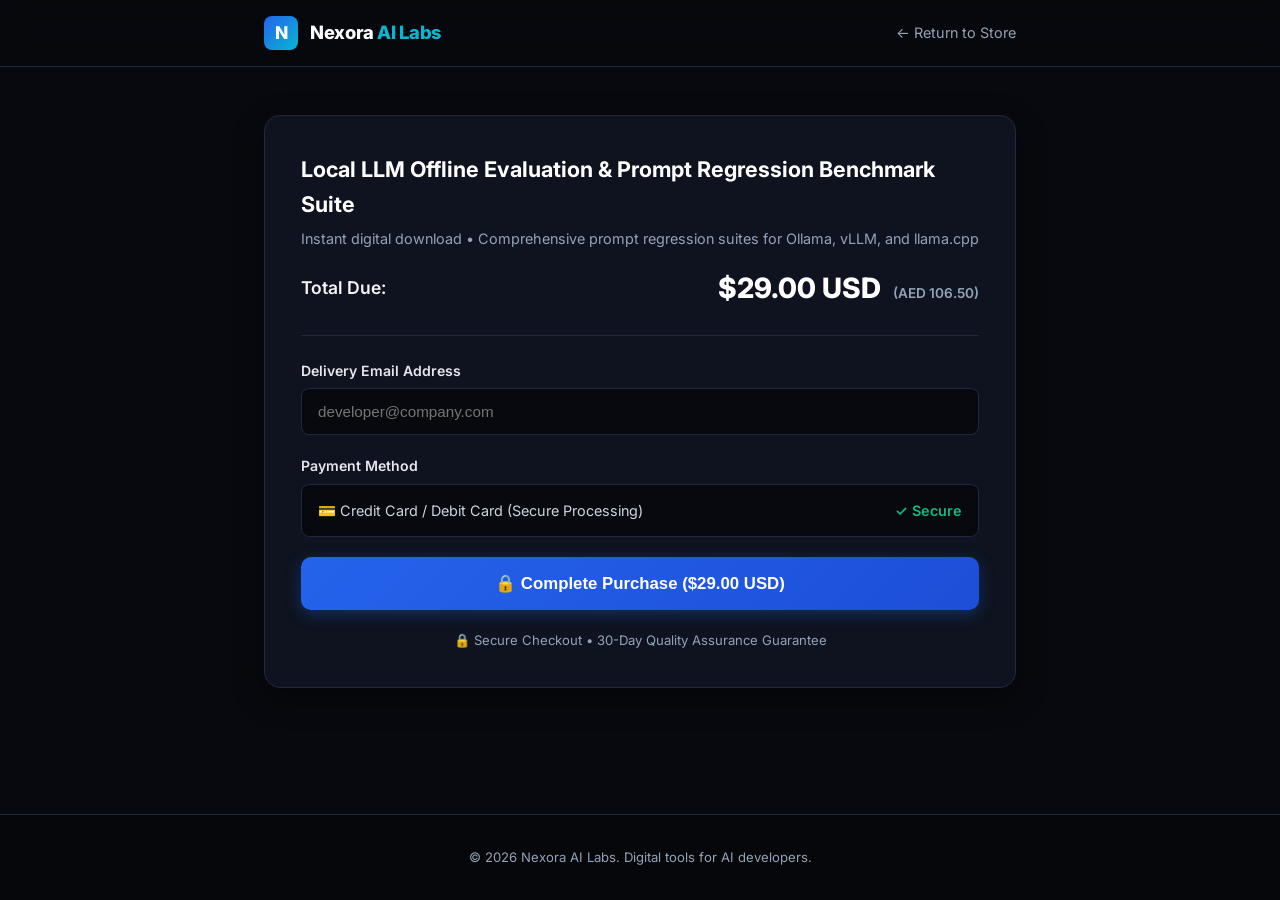
<file: ui/checkout.html>
<!DOCTYPE html>
<html lang="en">
<head>
  <meta charset="UTF-8">
  <meta name="viewport" content="width=device-width, initial-scale=1.0">
  <title>Nexora AI Labs | Secure Checkout</title>
  <meta name="description" content="Secure payment and instant digital delivery for developer tools.">
  <link rel="preconnect" href="https://fonts.googleapis.com">
  <link rel="preconnect" href="https://fonts.gstatic.com" crossorigin>
  <link href="https://fonts.googleapis.com/css2?family=Inter:wght@400;500;600;700;800&family=JetBrains+Mono:wght@400;600&display=swap" rel="stylesheet">
  <style>
    :root {
      --bg-dark: #07090e;
      --card-bg: #0e131f;
      --card-border: #1f293d;
      --text-main: #f3f4f6;
      --text-muted: #94a3b8;
      --accent-blue: #3b82f6;
      --accent-cyan: #06b6d4;
      --accent-emerald: #10b981;
      --mono: 'JetBrains Mono', monospace;
    }

    * { box-sizing: border-box; margin: 0; padding: 0; }

    body {
      background-color: var(--bg-dark);
      color: var(--text-main);
      font-family: 'Inter', -apple-system, BlinkMacSystemFont, sans-serif;
      line-height: 1.6;
      min-height: 100vh;
      display: flex;
      flex-direction: column;
    }

    header.site-header {
      background: rgba(7, 9, 14, 0.85);
      backdrop-filter: blur(12px);
      border-bottom: 1px solid var(--card-border);
      padding: 1rem 0;
    }

    .container {
      max-width: 800px;
      margin: 0 auto;
      padding: 0 1.5rem;
      width: 100%;
    }

    .nav-inner {
      display: flex;
      justify-content: space-between;
      align-items: center;
    }

    .brand-logo {
      display: flex;
      align-items: center;
      gap: 0.75rem;
      text-decoration: none;
      color: #fff;
    }

    .brand-mark {
      width: 34px;
      height: 34px;
      background: linear-gradient(135deg, #2563eb, #06b6d4);
      border-radius: 8px;
      display: flex;
      align-items: center;
      justify-content: center;
      font-weight: 800;
      font-size: 1.1rem;
      color: #fff;
    }

    .brand-title {
      font-size: 1.15rem;
      font-weight: 800;
      letter-spacing: -0.02em;
    }

    .brand-title span { color: var(--accent-cyan); }

    .main-content {
      flex: 1;
      padding: 3rem 0;
    }

    .checkout-box {
      background: var(--card-bg);
      border: 1px solid var(--card-border);
      border-radius: 16px;
      padding: 2.25rem;
      box-shadow: 0 10px 30px rgba(0, 0, 0, 0.4);
    }

    .order-summary {
      border-bottom: 1px solid var(--card-border);
      padding-bottom: 1.5rem;
      margin-bottom: 1.5rem;
    }

    .product-title {
      font-size: 1.35rem;
      font-weight: 700;
      color: #fff;
      margin-bottom: 0.35rem;
    }

    .product-desc {
      font-size: 0.9rem;
      color: var(--text-muted);
    }

    .price-row {
      display: flex;
      justify-content: space-between;
      align-items: center;
      margin-top: 1rem;
      font-size: 1.1rem;
      font-weight: 600;
    }

    .price-amount {
      font-size: 1.75rem;
      font-weight: 800;
      color: #fff;
    }

    .form-group {
      margin-bottom: 1.25rem;
    }

    .form-label {
      display: block;
      font-size: 0.88rem;
      font-weight: 600;
      color: #e5e7eb;
      margin-bottom: 0.4rem;
    }

    .form-input {
      width: 100%;
      padding: 0.85rem 1rem;
      background: #07090e;
      border: 1px solid var(--card-border);
      border-radius: 8px;
      color: #fff;
      font-size: 0.95rem;
    }

    .form-input:focus {
      outline: none;
      border-color: var(--accent-blue);
    }

    .btn-pay {
      width: 100%;
      background: linear-gradient(135deg, #2563eb, #1d4ed8);
      color: #fff;
      border: none;
      padding: 1rem 1.5rem;
      border-radius: 10px;
      font-size: 1.05rem;
      font-weight: 700;
      cursor: pointer;
      box-shadow: 0 4px 15px rgba(37, 99, 235, 0.35);
      transition: all 0.2s ease;
      display: flex;
      align-items: center;
      justify-content: center;
      gap: 0.5rem;
      margin-top: 1rem;
    }

    .btn-pay:hover {
      background: linear-gradient(135deg, #1d4ed8, #1e40af);
      transform: translateY(-1px);
    }

    .security-notice {
      display: flex;
      align-items: center;
      justify-content: center;
      gap: 0.5rem;
      font-size: 0.82rem;
      color: var(--text-muted);
      margin-top: 1.25rem;
      text-align: center;
    }

    .receipt-panel {
      display: none;
      background: rgba(16, 185, 129, 0.05);
      border: 1px solid rgba(16, 185, 129, 0.3);
      border-radius: 12px;
      padding: 2rem;
      text-align: center;
      margin-top: 1.5rem;
    }

    .receipt-panel h3 {
      color: var(--accent-emerald);
      font-size: 1.4rem;
      font-weight: 700;
      margin-bottom: 0.5rem;
    }

    footer {
      border-top: 1px solid var(--card-border);
      padding: 2rem 0;
      text-align: center;
      font-size: 0.82rem;
      color: var(--text-muted);
      background: #05070a;
    }
  </style>
</head>
<body>

  <header class="site-header">
    <div class="container">
      <div class="nav-inner">
        <a href="/store" class="brand-logo">
          <div class="brand-mark">N</div>
          <div class="brand-title">Nexora <span>AI Labs</span></div>
        </a>
        <a href="/store" style="color: var(--text-muted); text-decoration: none; font-size: 0.9rem;">← Return to Store</a>
      </div>
    </div>
  </header>

  <main class="main-content">
    <div class="container">
      <div class="checkout-box">
        <div class="order-summary">
          <div class="product-title">Local LLM Offline Evaluation &amp; Prompt Regression Benchmark Suite</div>
          <div class="product-desc">Instant digital download • Comprehensive prompt regression suites for Ollama, vLLM, and llama.cpp</div>
          <div class="price-row">
            <span>Total Due:</span>
            <div>
              <span class="price-amount">$29.00 USD</span>
              <span style="font-size: 0.85rem; color: var(--text-muted); margin-left: 0.5rem;">(AED 106.50)</span>
            </div>
          </div>
        </div>

        <form id="checkoutForm" onsubmit="handlePaymentSubmit(event)">
          <div class="form-group">
            <label class="form-label" for="custEmail">Delivery Email Address</label>
            <input type="email" id="custEmail" class="form-input" placeholder="developer@company.com" required>
          </div>

          <div class="form-group">
            <label class="form-label">Payment Method</label>
            <div style="background: #07090e; border: 1px solid var(--card-border); padding: 0.9rem 1rem; border-radius: 8px; font-size: 0.9rem; color: #cbd5e1; display: flex; justify-content: space-between; align-items: center;">
              <span>💳 Credit Card / Debit Card (Secure Processing)</span>
              <span style="color: var(--accent-emerald); font-weight: 600;">✓ Secure</span>
            </div>
          </div>

          <button type="submit" id="submitBtn" class="btn-pay">
            <span>🔒 Complete Purchase ($29.00 USD)</span>
          </button>

          <div class="security-notice">
            🔒 Secure Checkout • 30-Day Quality Assurance Guarantee
          </div>
        </form>

        <div id="receiptPanel" class="receipt-panel">
          <h3>✅ Payment Verified &amp; Order Complete!</h3>
          <p style="color: #cbd5e1; font-size: 0.95rem; margin-bottom: 1.25rem;">
            Your purchase has been verified. Your digital benchmark suite and SHA-256 cryptographic receipt are ready for instant download below:
          </p>
          <div style="background: #07090e; border: 1px solid var(--card-border); border-radius: 8px; padding: 1rem; text-align: left; font-family: var(--mono); font-size: 0.82rem; color: #a7f3d0; margin-bottom: 1.25rem; word-break: break-all;" id="receiptDetails">
            Order ID: ORD-LLM-BENCHMARK<br>
            Checksum: SHA256-9f8e4a7b2c1d...<br>
            Status: FULFILLED
          </div>
          <a href="/product" class="btn-pay" style="text-decoration: none; display: inline-flex; width: auto; padding: 0.75rem 1.75rem;">
            📦 Download Benchmark Suite ZIP →
          </a>
        </div>
      </div>
    </div>
  </main>

  <footer>
    <div class="container">
      <p>© 2026 Nexora AI Labs. Digital tools for AI developers.</p>
    </div>
  </footer>

  <script>
    window.addEventListener("DOMContentLoaded", () => {
      const path = window.location.pathname.toLowerCase();
      if (path.includes("/success") || path.includes("/delivery")) {
        document.getElementById("checkoutForm").style.display = "none";
        const receipt = document.getElementById("receiptPanel");
        receipt.style.display = "block";
        document.getElementById("receiptDetails").innerHTML = `
Order: Verified Purchase<br>
Product: Local LLM Offline Evaluation &amp; Prompt Regression Benchmark Suite<br>
Delivery Status: VERIFIED &amp; READY FOR DOWNLOAD
        `;
      }
    });

    async function handlePaymentSubmit(e) {
      e.preventDefault();
      const email = document.getElementById("custEmail").value.trim();
      const btn = document.getElementById("submitBtn");
      btn.disabled = true;
      btn.innerHTML = "⏳ Processing Secure Order...";

      try {
        const urlParams = new URLSearchParams(window.location.search);
        const res = await fetch("/api/payments/checkout", {
          method: "POST",
          headers: { "Content-Type": "application/json" },
          body: JSON.stringify({
            customer_email: email,
            currency: "USD",
            mode: "TEST",
            utm_source: urlParams.get("utm_source") || "direct",
            utm_medium: urlParams.get("utm_medium") || "",
            utm_campaign: urlParams.get("utm_campaign") || "",
            utm_content: urlParams.get("utm_content") || "",
            utm_term: urlParams.get("utm_term") || ""
          })
        });
        const data = await res.json();
        
        document.getElementById("checkoutForm").style.display = "none";
        const receipt = document.getElementById("receiptPanel");
        receipt.style.display = "block";
        document.getElementById("receiptDetails").innerHTML = `
Order ID: ${data.order_id || 'ORD-LLM-BENCHMARK'}<br>
Customer: ${email}<br>
Product: Local LLM Offline Evaluation & Prompt Regression Benchmark Suite<br>
Amount: $29.00 USD<br>
Delivery Status: VERIFIED & READY
        `;
      } catch (err) {
        alert("Payment initialization error: " + err.message);
        btn.disabled = false;
        btn.innerHTML = "🔒 Complete Purchase ($29.00 USD)";
      }
    }
  </script>
</body>
</html>
</file>
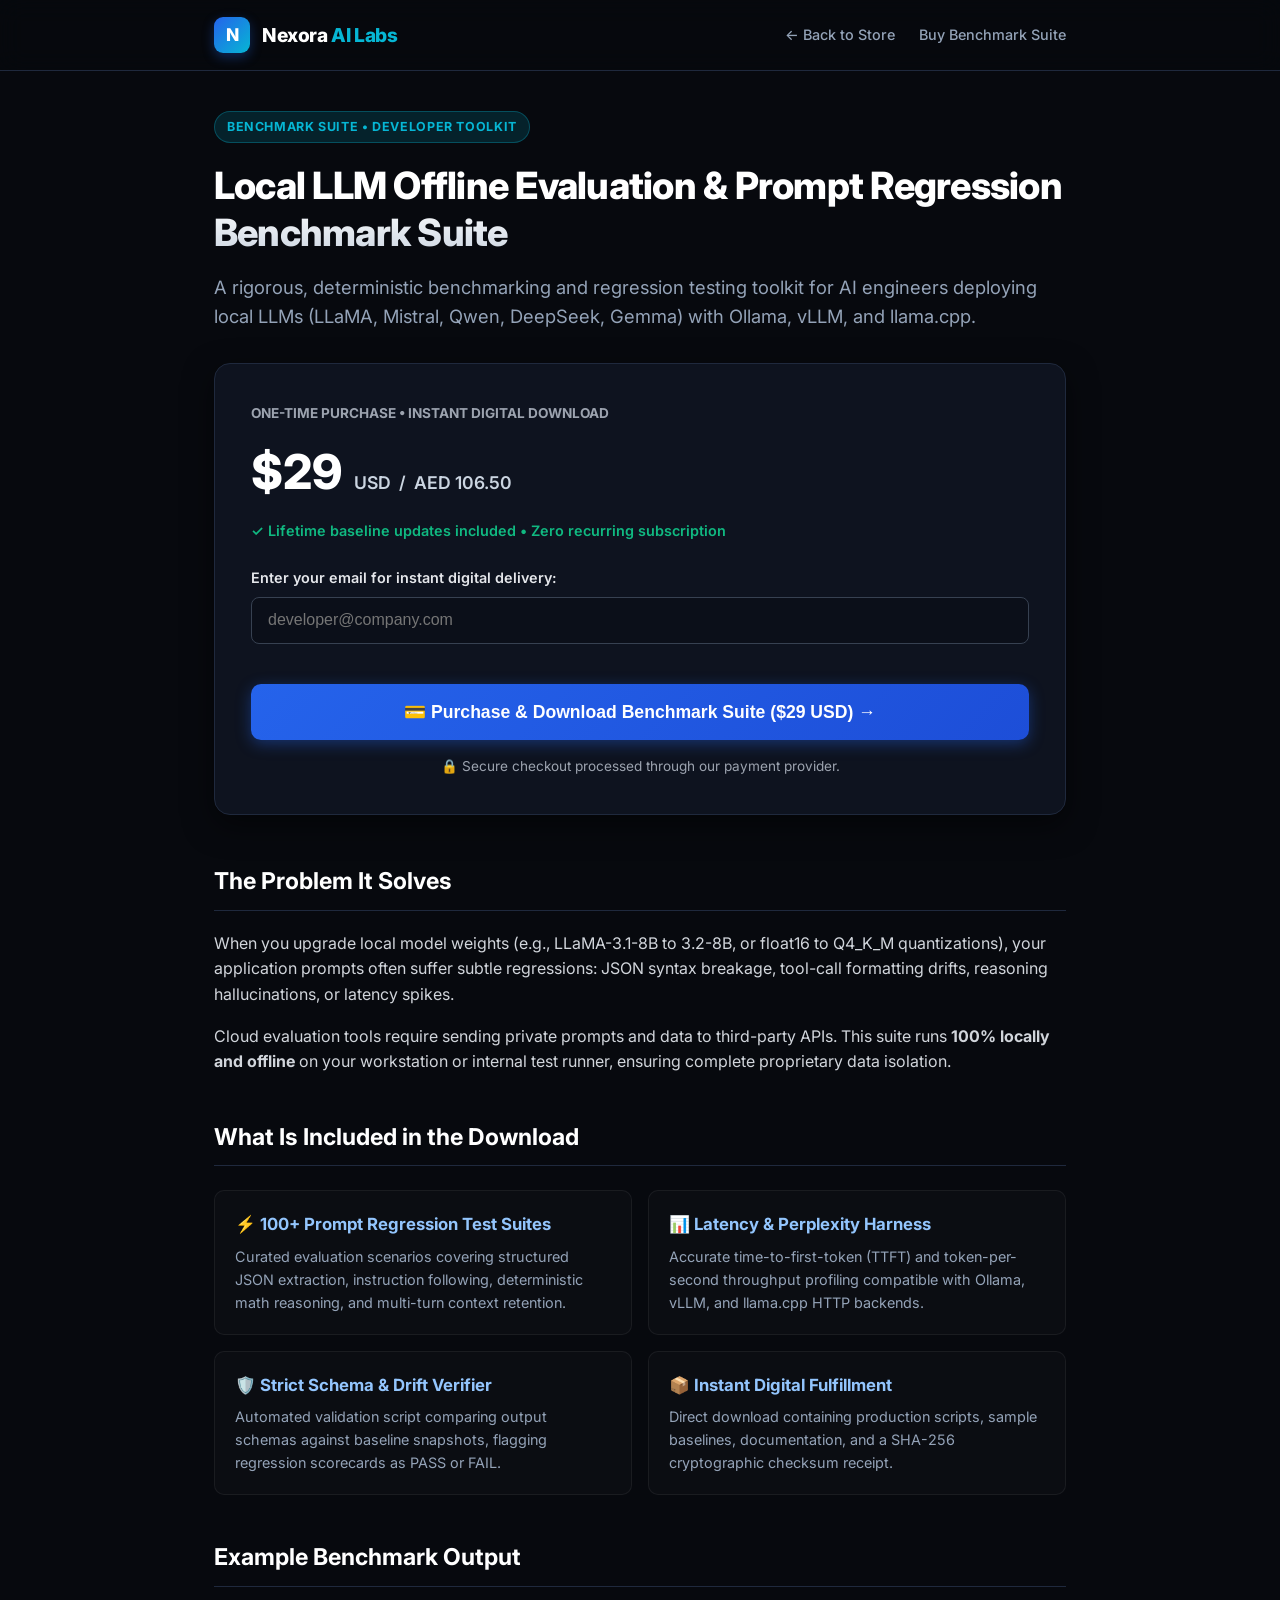
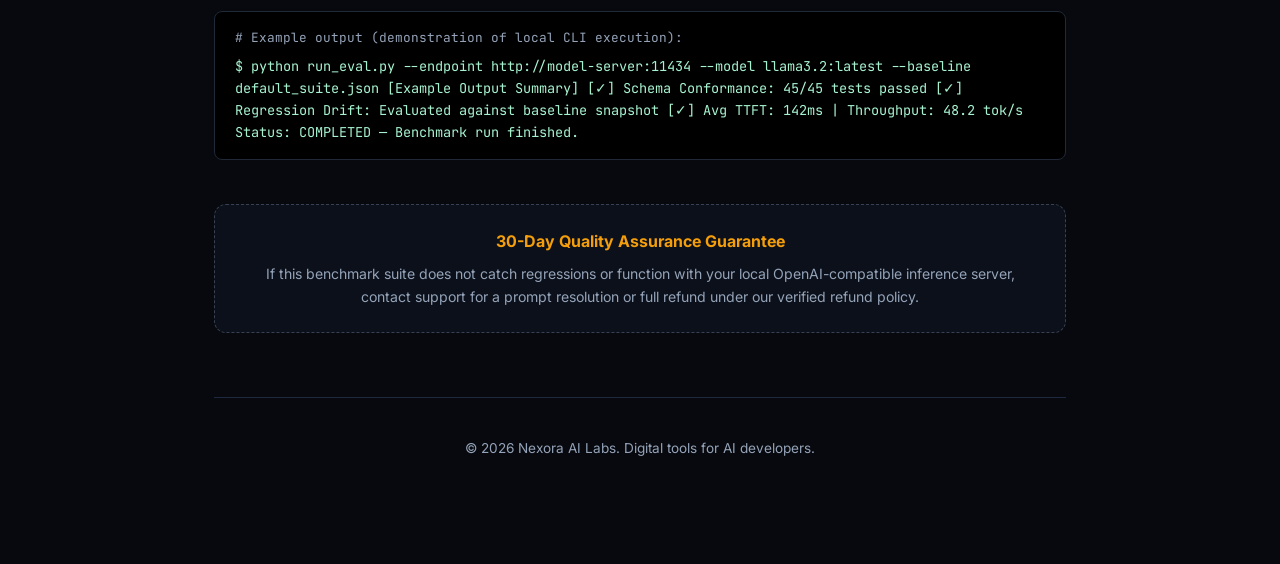
<file: ui/product.html>
<!DOCTYPE html>
<html lang="en">
<head>
  <meta charset="UTF-8">
  <meta name="viewport" content="width=device-width, initial-scale=1.0">
  <title>Nexora AI Labs | Local LLM Offline Evaluation & Prompt Regression Benchmark Suite</title>
  <meta name="description" content="A rigorous, deterministic benchmarking and regression testing toolkit for AI engineers deploying local LLMs.">
  <link rel="preconnect" href="https://fonts.googleapis.com">
  <link rel="preconnect" href="https://fonts.gstatic.com" crossorigin>
  <link href="https://fonts.googleapis.com/css2?family=Inter:wght@400;500;600;700;800&family=JetBrains+Mono:wght@400;600&display=swap" rel="stylesheet">
  <style>
    :root {
      --bg-dark: #07090e;
      --card-bg: #0e131f;
      --card-border: #1f293d;
      --text-main: #f3f4f6;
      --text-muted: #94a3b8;
      --accent-blue: #3b82f6;
      --accent-cyan: #06b6d4;
      --accent-emerald: #10b981;
      --mono: 'JetBrains Mono', monospace;
    }

    * { box-sizing: border-box; margin: 0; padding: 0; }

    body {
      background-color: var(--bg-dark);
      color: var(--text-main);
      font-family: 'Inter', -apple-system, BlinkMacSystemFont, sans-serif;
      line-height: 1.6;
      padding-bottom: 4rem;
    }

    /* Top Nav */
    header.site-header {
      background: rgba(7, 9, 14, 0.85);
      backdrop-filter: blur(12px);
      border-bottom: 1px solid var(--card-border);
      position: sticky;
      top: 0;
      z-index: 50;
      margin-bottom: 2.5rem;
    }

    .nav-inner {
      display: flex;
      justify-content: space-between;
      align-items: center;
      height: 70px;
    }

    .brand-logo {
      display: flex;
      align-items: center;
      gap: 0.75rem;
      text-decoration: none;
      color: #fff;
    }

    .brand-mark {
      width: 36px;
      height: 36px;
      background: linear-gradient(135deg, #2563eb, #06b6d4);
      border-radius: 9px;
      display: flex;
      align-items: center;
      justify-content: center;
      font-weight: 800;
      font-size: 1.1rem;
      color: #fff;
      box-shadow: 0 4px 12px rgba(37, 99, 235, 0.35);
    }

    .brand-title {
      font-size: 1.2rem;
      font-weight: 800;
      letter-spacing: -0.02em;
    }

    .brand-title span { color: var(--accent-cyan); }

    .nav-links {
      display: flex;
      align-items: center;
      gap: 1.5rem;
    }

    .nav-links a {
      color: var(--text-muted);
      text-decoration: none;
      font-size: 0.9rem;
      font-weight: 500;
      transition: color 0.15s ease;
    }

    .nav-links a:hover { color: #fff; }

    .container {
      max-width: 900px;
      margin: 0 auto;
      padding: 0 1.5rem;
    }

    .badge {
      display: inline-block;
      padding: 0.3rem 0.75rem;
      border-radius: 9999px;
      font-size: 0.78rem;
      font-weight: 700;
      letter-spacing: 0.05em;
      text-transform: uppercase;
      background: rgba(6, 182, 212, 0.15);
      color: var(--accent-cyan);
      border: 1px solid rgba(6, 182, 212, 0.3);
      margin-bottom: 1.25rem;
    }

    .page-header h1 {
      font-size: 2.35rem;
      font-weight: 800;
      line-height: 1.25;
      letter-spacing: -0.02em;
      margin-bottom: 1rem;
      background: linear-gradient(180deg, #ffffff 40%, #cbd5e1 100%);
      -webkit-background-clip: text;
      -webkit-text-fill-color: transparent;
    }

    .subtitle {
      font-size: 1.15rem;
      color: var(--text-muted);
      margin-bottom: 2rem;
      line-height: 1.6;
    }

    .pricing-card {
      background: var(--card-bg);
      border: 1px solid var(--card-border);
      border-radius: 16px;
      padding: 2.25rem;
      margin-bottom: 3rem;
      box-shadow: 0 10px 30px rgba(0, 0, 0, 0.5);
    }

    .price-tag {
      display: flex;
      align-items: baseline;
      gap: 0.75rem;
      margin: 0.5rem 0;
    }

    .price-amount {
      font-size: 3rem;
      font-weight: 800;
      color: #fff;
    }

    .price-currency {
      font-size: 1.1rem;
      color: #cbd5e1;
      font-weight: 600;
    }

    .price-sub {
      color: var(--accent-emerald);
      font-size: 0.9rem;
      font-weight: 600;
    }

    .btn-buy {
      width: 100%;
      background: linear-gradient(135deg, #2563eb, #1d4ed8);
      color: #fff;
      border: none;
      padding: 1.1rem 1.5rem;
      border-radius: 10px;
      font-size: 1.1rem;
      font-weight: 700;
      cursor: pointer;
      box-shadow: 0 4px 15px rgba(37, 99, 235, 0.4);
      transition: all 0.2s ease;
      display: inline-flex;
      align-items: center;
      justify-content: center;
      gap: 0.5rem;
    }

    .btn-buy:hover {
      background: linear-gradient(135deg, #1d4ed8, #1e40af);
      transform: translateY(-2px);
      box-shadow: 0 6px 20px rgba(37, 99, 235, 0.5);
    }

    .btn-buy:disabled {
      opacity: 0.6;
      cursor: not-allowed;
      transform: none;
    }

    section {
      margin-bottom: 2.75rem;
    }

    .section-title {
      font-size: 1.45rem;
      font-weight: 700;
      margin-bottom: 1.25rem;
      border-bottom: 1px solid var(--card-border);
      padding-bottom: 0.6rem;
      color: #fff;
    }

    .features-list {
      display: grid;
      grid-template-columns: 1fr;
      gap: 1rem;
      margin: 1.5rem 0;
    }

    @media (min-width: 640px) {
      .features-list { grid-template-columns: 1fr 1fr; }
    }

    .feature-item {
      background: rgba(255, 255, 255, 0.02);
      border: 1px solid rgba(255, 255, 255, 0.06);
      padding: 1.25rem;
      border-radius: 10px;
    }

    .feature-item h3 {
      font-size: 1.05rem;
      margin-bottom: 0.4rem;
      color: #93c5fd;
    }

    .feature-item p {
      font-size: 0.9rem;
      color: var(--text-muted);
    }

    .mono-box {
      background: #000;
      border: 1px solid #1f2937;
      padding: 1rem 1.25rem;
      border-radius: 8px;
      font-family: var(--mono);
      font-size: 0.85rem;
      color: #a7f3d0;
      margin: 1.5rem 0;
      overflow-x: auto;
    }

    .guarantee-box {
      border: 1px dashed #374151;
      padding: 1.5rem;
      border-radius: 12px;
      margin-top: 2.5rem;
      text-align: center;
      background: rgba(17, 24, 39, 0.5);
    }

    .guarantee-box h4 {
      color: #f59e0b;
      margin-bottom: 0.5rem;
      font-size: 1rem;
    }

    .guarantee-box p {
      font-size: 0.88rem;
      color: var(--text-muted);
    }

    footer {
      text-align: center;
      margin-top: 4rem;
      padding: 2.5rem 0;
      border-top: 1px solid var(--card-border);
      font-size: 0.85rem;
      color: var(--text-muted);
    }
  </style>
</head>
<body>

  <!-- Site Header -->
  <header class="site-header">
    <div class="container">
      <div class="nav-inner">
        <a href="/store" class="brand-logo">
          <div class="brand-mark">N</div>
          <div class="brand-title">Nexora <span>AI Labs</span></div>
        </a>

        <div class="nav-links">
          <a href="/store">← Back to Store</a>
          <a href="#purchase">Buy Benchmark Suite</a>
        </div>
      </div>
    </div>
  </header>

  <div class="container">
    <div class="page-header">
      <div class="badge">BENCHMARK SUITE • DEVELOPER TOOLKIT</div>
      <h1>Local LLM Offline Evaluation &amp; Prompt Regression Benchmark Suite</h1>
      <p class="subtitle">A rigorous, deterministic benchmarking and regression testing toolkit for AI engineers deploying local LLMs (LLaMA, Mistral, Qwen, DeepSeek, Gemma) with Ollama, vLLM, and llama.cpp.</p>
    </div>

    <div id="purchase" class="pricing-card">
      <div style="display: flex; justify-content: space-between; align-items: center; flex-wrap: wrap; gap: 1rem;">
        <div>
          <span style="font-size: 0.85rem; font-weight: 700; color: #9ca3af; text-transform: uppercase;">One-Time Purchase • Instant Digital Download</span>
          <div class="price-tag">
            <span class="price-amount">$29</span>
            <span class="price-currency">USD &nbsp;/&nbsp; AED 106.50</span>
          </div>
          <div class="price-sub">✓ Lifetime baseline updates included • Zero recurring subscription</div>
        </div>
      </div>

      <div style="margin: 1.5rem 0;">
        <label for="customerEmail" style="display:block; font-size: 0.9rem; font-weight: 600; margin-bottom: 0.5rem; color: #e5e7eb;">Enter your email for instant digital delivery:</label>
        <input type="email" id="customerEmail" placeholder="developer@company.com" required style="width: 100%; padding: 0.85rem 1rem; background: #0b0f19; border: 1px solid #374151; border-radius: 8px; color: #fff; font-size: 1rem; margin-bottom: 1rem;">
      </div>

      <button id="buyBtn" class="btn-buy" onclick="startCustomerCheckout()">
        💳 Purchase &amp; Download Benchmark Suite ($29 USD) →
      </button>

      <div id="checkoutNotice" style="margin-top: 1rem; font-size: 0.85rem; color: #9ca3af; text-align: center;">
        🔒 Secure checkout processed through our payment provider.
      </div>
    </div>

    <section>
      <h2 class="section-title">The Problem It Solves</h2>
      <p style="color: #d1d5db; margin-bottom: 1rem;">
        When you upgrade local model weights (e.g., LLaMA-3.1-8B to 3.2-8B, or float16 to Q4_K_M quantizations), your application prompts often suffer subtle regressions: JSON syntax breakage, tool-call formatting drifts, reasoning hallucinations, or latency spikes.
      </p>
      <p style="color: #d1d5db;">
        Cloud evaluation tools require sending private prompts and data to third-party APIs. This suite runs <strong>100% locally and offline</strong> on your workstation or internal test runner, ensuring complete proprietary data isolation.
      </p>
    </section>

    <section>
      <h2 class="section-title">What Is Included in the Download</h2>
      <div class="features-list">
        <div class="feature-item">
          <h3>⚡ 100+ Prompt Regression Test Suites</h3>
          <p>Curated evaluation scenarios covering structured JSON extraction, instruction following, deterministic math reasoning, and multi-turn context retention.</p>
        </div>
        <div class="feature-item">
          <h3>📊 Latency &amp; Perplexity Harness</h3>
          <p>Accurate time-to-first-token (TTFT) and token-per-second throughput profiling compatible with Ollama, vLLM, and llama.cpp HTTP backends.</p>
        </div>
        <div class="feature-item">
          <h3>🛡️ Strict Schema &amp; Drift Verifier</h3>
          <p>Automated validation script comparing output schemas against baseline snapshots, flagging regression scorecards as PASS or FAIL.</p>
        </div>
        <div class="feature-item">
          <h3>📦 Instant Digital Fulfillment</h3>
          <p>Direct download containing production scripts, sample baselines, documentation, and a SHA-256 cryptographic checksum receipt.</p>
        </div>
      </div>
    </section>

    <section>
      <h2 class="section-title">Example Benchmark Output</h2>
      <div class="mono-box">
<span style="color: #94a3b8; font-size: 0.8rem; display: block; margin-bottom: 0.5rem;"># Example output (demonstration of local CLI execution):</span>
$ python run_eval.py --endpoint http://model-server:11434 --model llama3.2:latest --baseline default_suite.json

[Example Output Summary]
[✓] Schema Conformance: 45/45 tests passed
[✓] Regression Drift: Evaluated against baseline snapshot
[✓] Avg TTFT: 142ms | Throughput: 48.2 tok/s
Status: COMPLETED — Benchmark run finished.
      </div>
    </section>

    <div class="guarantee-box">
      <h4>30-Day Quality Assurance Guarantee</h4>
      <p>If this benchmark suite does not catch regressions or function with your local OpenAI-compatible inference server, contact support for a prompt resolution or full refund under our verified refund policy.</p>
    </div>

    <footer>
      <p>© 2026 Nexora AI Labs. Digital tools for AI developers.</p>
    </footer>
  </div>

  <script>
    async function startCustomerCheckout() {
      const emailInput = document.getElementById("customerEmail");
      const email = emailInput.value.trim();
      const buyBtn = document.getElementById("buyBtn");
      const notice = document.getElementById("checkoutNotice");

      if (!email || !email.includes("@")) {
        alert("Please enter a valid email address to receive your delivery link.");
        emailInput.focus();
        return;
      }

      buyBtn.disabled = true;
      buyBtn.innerText = "⏳ Initializing Secure Checkout...";

      try {
        const urlParams = new URLSearchParams(window.location.search);
        const res = await fetch("/api/payments/checkout", {
          method: "POST",
          headers: { "Content-Type": "application/json" },
          body: JSON.stringify({
            customer_email: email,
            currency: "USD",
            mode: "TEST",
            utm_source: urlParams.get("utm_source") || "direct",
            utm_medium: urlParams.get("utm_medium") || "",
            utm_campaign: urlParams.get("utm_campaign") || "",
            utm_content: urlParams.get("utm_content") || "",
            utm_term: urlParams.get("utm_term") || ""
          })
        });

        const data = await res.json();
        if (data.checkout_url) {
          notice.innerHTML = `✅ Checkout session ready. Redirecting...`;
          window.location.href = data.checkout_url;
        } else if (data.session_id) {
          notice.innerHTML = `✅ Session created: ${data.session_id}`;
          window.location.href = `/checkout/${data.session_id}`;
        } else {
          notice.innerHTML = `⚠️ Checkout initialized.`;
          buyBtn.innerText = "Checkout Initialized";
        }
      } catch (err) {
        notice.innerHTML = "❌ Failed to initialize checkout: " + err.message;
        buyBtn.disabled = false;
        buyBtn.innerText = "💳 Purchase & Download Benchmark Suite ($29 USD) →";
      }
    }
  </script>
</body>
</html>
</file>
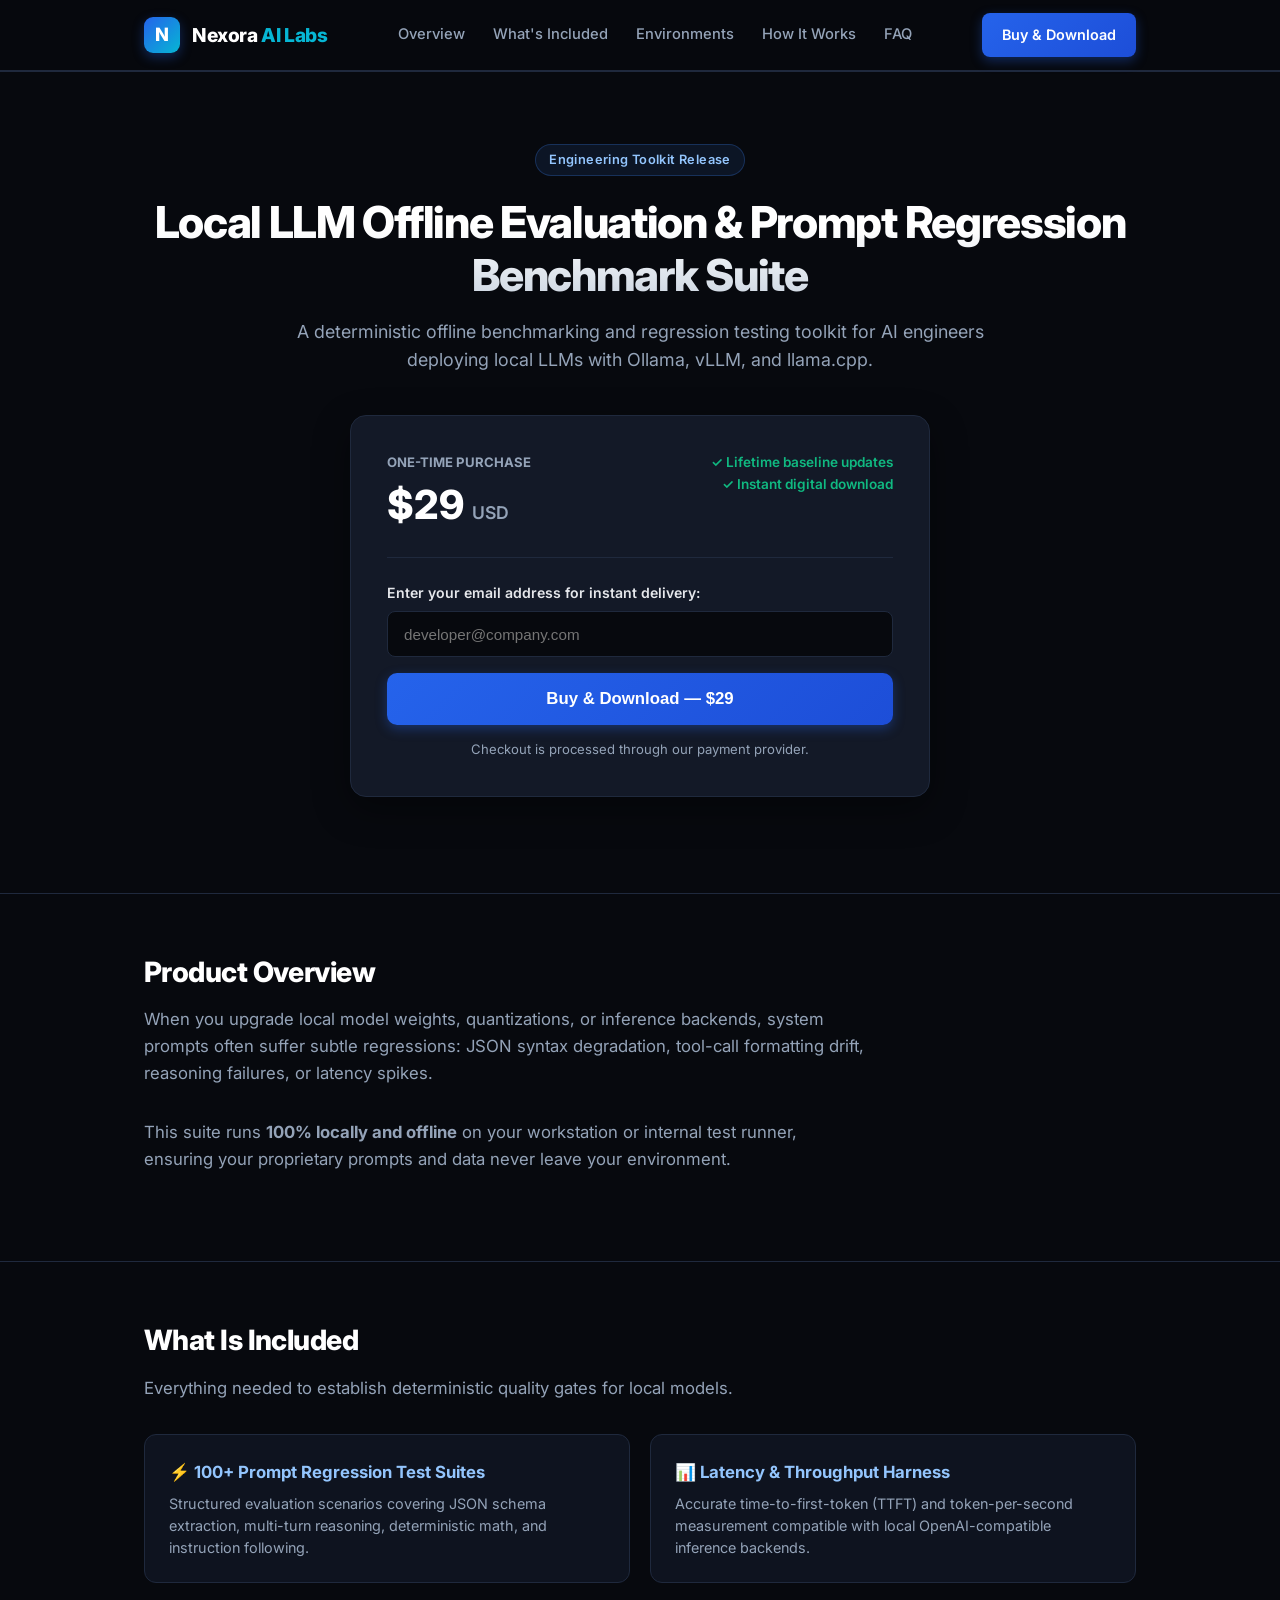
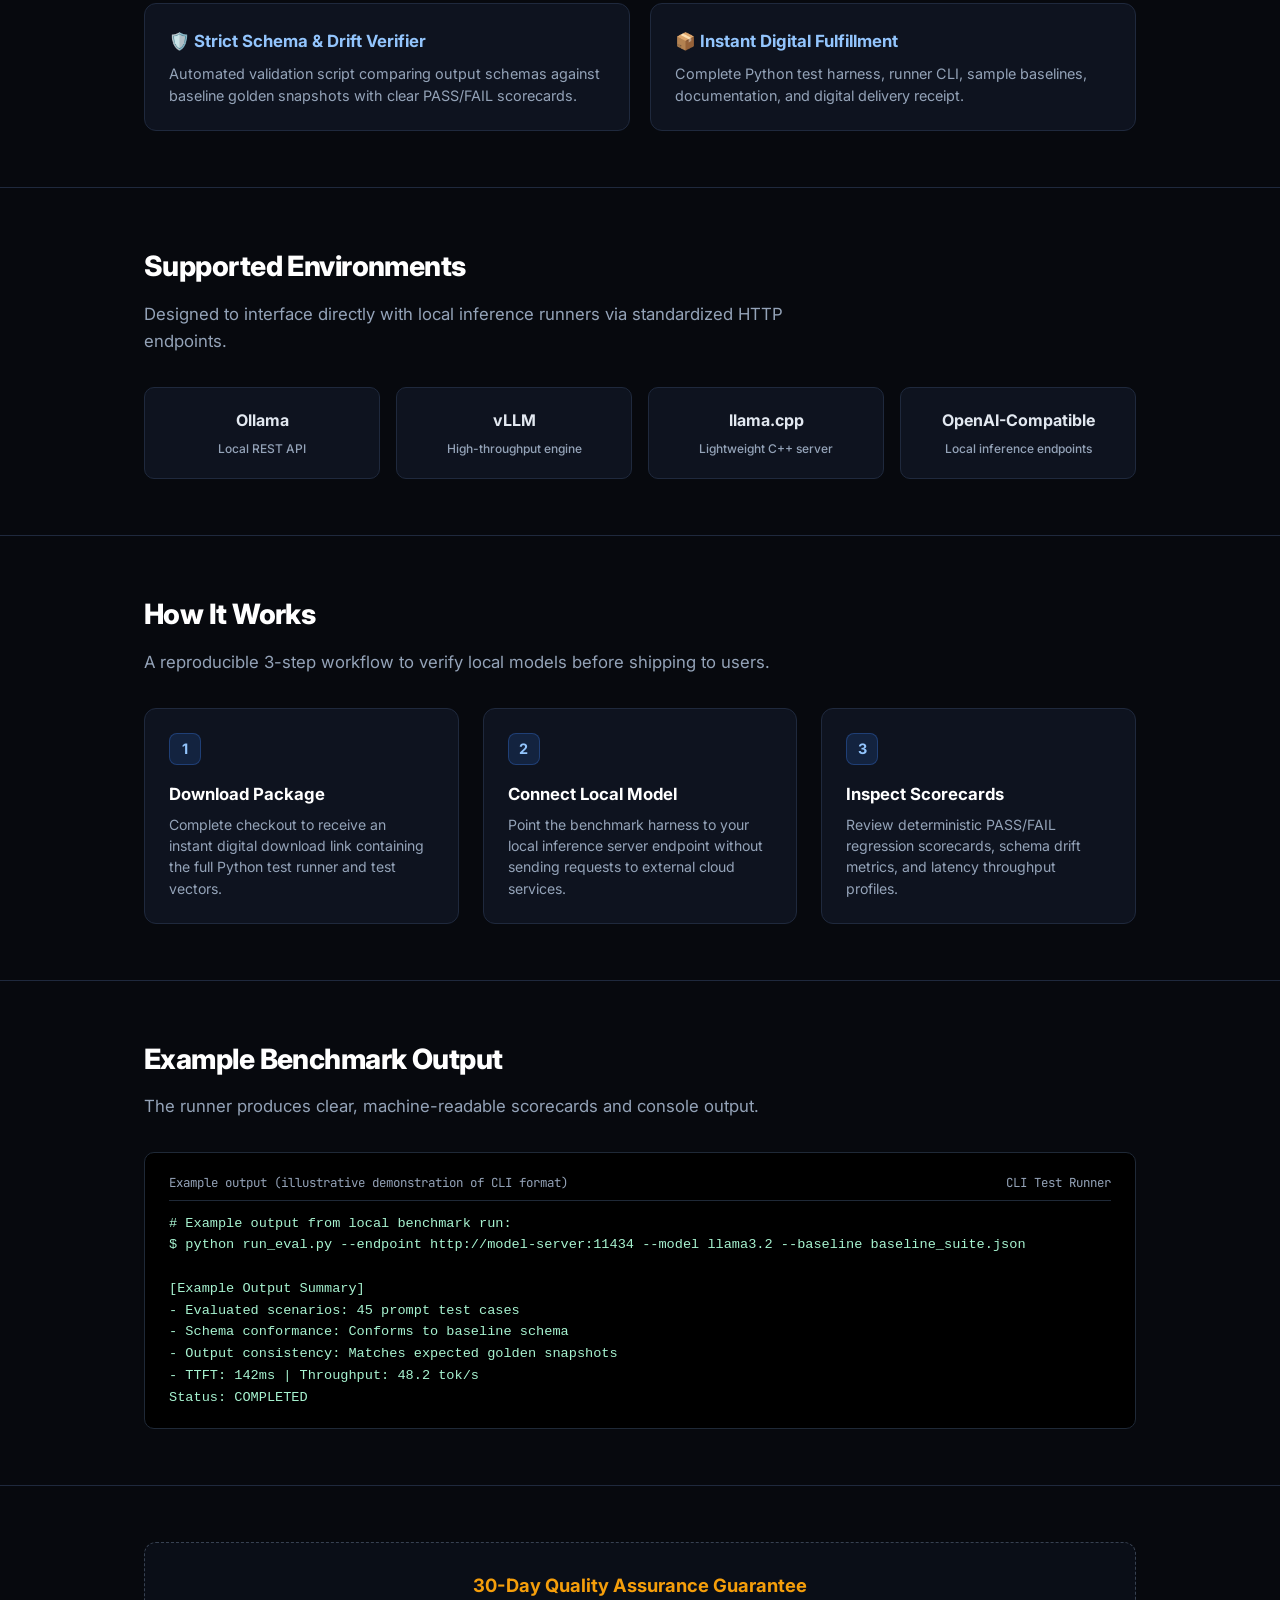
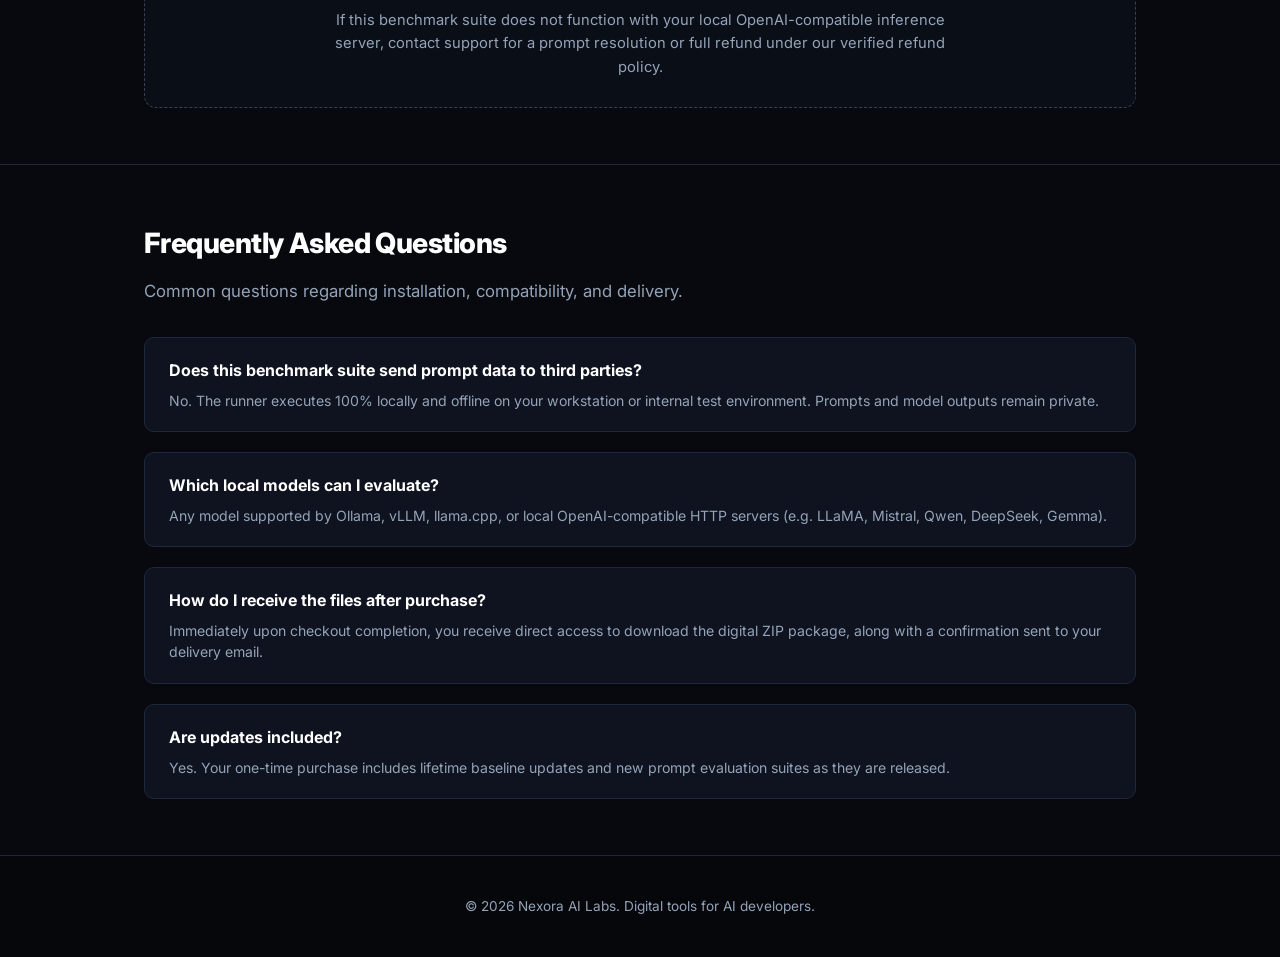
<file: ui/store.html>
<!DOCTYPE html>
<html lang="en">
<head>
  <meta charset="UTF-8">
  <meta name="viewport" content="width=device-width, initial-scale=1.0">
  <title>Nexora AI Labs | Local LLM Offline Evaluation & Prompt Regression Benchmark Suite</title>
  <meta name="description" content="A deterministic offline benchmarking and regression testing toolkit for AI engineers deploying local LLMs with Ollama, vLLM, and llama.cpp.">
  <link rel="preconnect" href="https://fonts.googleapis.com">
  <link rel="preconnect" href="https://fonts.gstatic.com" crossorigin>
  <link href="https://fonts.googleapis.com/css2?family=Inter:wght@400;500;600;700;800&family=JetBrains+Mono:wght@400;600&display=swap" rel="stylesheet">
  <style>
    :root {
      --bg-primary: #07090e;
      --bg-surface: #0e131f;
      --bg-card: #131927;
      --border: #1f293d;
      --border-focus: #3b82f6;
      --text-main: #f3f4f6;
      --text-muted: #94a3b8;
      --accent-blue: #3b82f6;
      --accent-cyan: #06b6d4;
      --accent-emerald: #10b981;
      --font-main: 'Inter', -apple-system, BlinkMacSystemFont, sans-serif;
      --font-mono: 'JetBrains Mono', monospace;
    }

    * { box-sizing: border-box; margin: 0; padding: 0; }

    body {
      background-color: var(--bg-primary);
      color: var(--text-main);
      font-family: var(--font-main);
      line-height: 1.6;
      -webkit-font-smoothing: antialiased;
    }

    .container {
      max-width: 1040px;
      margin: 0 auto;
      padding: 0 1.5rem;
    }

    /* Navbar */
    header.site-header {
      background: rgba(7, 9, 14, 0.9);
      backdrop-filter: blur(12px);
      border-bottom: 1px solid var(--border);
      position: sticky;
      top: 0;
      z-index: 50;
    }

    .nav-inner {
      display: flex;
      justify-content: space-between;
      align-items: center;
      height: 70px;
    }

    .brand-logo {
      display: flex;
      align-items: center;
      gap: 0.75rem;
      text-decoration: none;
      color: #fff;
    }

    .brand-mark {
      width: 36px;
      height: 36px;
      background: linear-gradient(135deg, #2563eb, #06b6d4);
      border-radius: 9px;
      display: flex;
      align-items: center;
      justify-content: center;
      font-weight: 800;
      font-size: 1.15rem;
      color: #fff;
      box-shadow: 0 4px 12px rgba(37, 99, 235, 0.35);
    }

    .brand-title {
      font-size: 1.2rem;
      font-weight: 800;
      letter-spacing: -0.02em;
    }

    .brand-title span { color: var(--accent-cyan); }

    nav.main-nav {
      display: flex;
      align-items: center;
      gap: 1.75rem;
    }

    nav.main-nav a {
      color: var(--text-muted);
      text-decoration: none;
      font-size: 0.92rem;
      font-weight: 500;
      transition: color 0.15s ease;
    }

    nav.main-nav a:hover { color: #fff; }

    .btn {
      display: inline-flex;
      align-items: center;
      justify-content: center;
      gap: 0.5rem;
      padding: 0.65rem 1.25rem;
      border-radius: 8px;
      font-weight: 600;
      font-size: 0.9rem;
      text-decoration: none;
      transition: all 0.2s ease;
      cursor: pointer;
      border: none;
    }

    .btn-primary {
      background: linear-gradient(135deg, #2563eb, #1d4ed8);
      color: #fff;
      box-shadow: 0 4px 12px rgba(37, 99, 235, 0.35);
    }

    .btn-primary:hover {
      background: linear-gradient(135deg, #1d4ed8, #1e40af);
      transform: translateY(-1px);
    }

    .btn-buy-hero {
      width: 100%;
      padding: 1rem 1.5rem;
      font-size: 1.05rem;
      font-weight: 700;
      border-radius: 10px;
    }

    /* Hero Section */
    .hero {
      padding: 4.5rem 0 3rem;
      text-align: center;
    }

    .hero-badge {
      display: inline-flex;
      align-items: center;
      gap: 0.5rem;
      padding: 0.3rem 0.85rem;
      background: rgba(59, 130, 246, 0.1);
      border: 1px solid rgba(59, 130, 246, 0.25);
      border-radius: 9999px;
      color: #93c5fd;
      font-size: 0.8rem;
      font-weight: 600;
      margin-bottom: 1.25rem;
      letter-spacing: 0.03em;
    }

    .hero h1 {
      font-size: 2.75rem;
      font-weight: 800;
      line-height: 1.2;
      letter-spacing: -0.03em;
      margin-bottom: 1rem;
      background: linear-gradient(180deg, #ffffff 30%, #cbd5e1 100%);
      -webkit-background-clip: text;
      -webkit-text-fill-color: transparent;
    }

    .hero-sub {
      max-width: 720px;
      margin: 0 auto 2.5rem;
      font-size: 1.12rem;
      color: var(--text-muted);
      line-height: 1.6;
    }

    /* Checkout Card in Hero */
    .checkout-hero-card {
      max-width: 580px;
      margin: 0 auto 3rem;
      background: var(--bg-card);
      border: 1px solid var(--border);
      border-radius: 16px;
      padding: 2.25rem;
      box-shadow: 0 12px 36px rgba(0, 0, 0, 0.4);
      text-align: left;
    }

    .card-pricing-header {
      display: flex;
      justify-content: space-between;
      align-items: baseline;
      border-bottom: 1px solid var(--border);
      padding-bottom: 1.25rem;
      margin-bottom: 1.5rem;
    }

    .price-headline {
      font-size: 2.5rem;
      font-weight: 800;
      color: #fff;
    }

    .price-tag-sub {
      color: var(--accent-emerald);
      font-size: 0.85rem;
      font-weight: 600;
      text-align: right;
    }

    .form-group {
      margin-bottom: 1rem;
    }

    .form-label {
      display: block;
      font-size: 0.88rem;
      font-weight: 600;
      color: #e5e7eb;
      margin-bottom: 0.4rem;
    }

    .form-input {
      width: 100%;
      padding: 0.85rem 1rem;
      background: #07090e;
      border: 1px solid var(--border);
      border-radius: 8px;
      color: #fff;
      font-size: 0.95rem;
    }

    .form-input:focus {
      outline: none;
      border-color: var(--border-focus);
    }

    .checkout-notice {
      margin-top: 0.85rem;
      font-size: 0.82rem;
      color: var(--text-muted);
      text-align: center;
    }

    /* Section Styling */
    section {
      padding: 3.5rem 0;
      border-top: 1px solid var(--border);
    }

    .section-title {
      font-size: 1.75rem;
      font-weight: 800;
      margin-bottom: 0.75rem;
      color: #fff;
      letter-spacing: -0.02em;
    }

    .section-desc {
      color: var(--text-muted);
      font-size: 1.05rem;
      margin-bottom: 2rem;
      max-width: 720px;
    }

    /* Included Features Grid */
    .features-grid {
      display: grid;
      grid-template-columns: 1fr 1fr;
      gap: 1.25rem;
    }

    .feature-box {
      background: var(--bg-surface);
      border: 1px solid var(--border);
      border-radius: 12px;
      padding: 1.5rem;
    }

    .feature-box h4 {
      font-size: 1.05rem;
      font-weight: 700;
      margin-bottom: 0.5rem;
      color: #93c5fd;
    }

    .feature-box p {
      font-size: 0.9rem;
      color: var(--text-muted);
      line-height: 1.5;
    }

    /* Supported Environments */
    .env-badges {
      display: grid;
      grid-template-columns: repeat(4, 1fr);
      gap: 1rem;
      margin-top: 1rem;
    }

    .env-badge {
      background: var(--bg-surface);
      border: 1px solid var(--border);
      border-radius: 10px;
      padding: 1.25rem;
      text-align: center;
      font-weight: 700;
      font-size: 1rem;
      color: #e2e8f0;
    }

    .env-badge span {
      display: block;
      font-size: 0.75rem;
      color: var(--text-muted);
      font-weight: 500;
      margin-top: 0.35rem;
    }

    /* Steps */
    .steps-grid {
      display: grid;
      grid-template-columns: repeat(3, 1fr);
      gap: 1.5rem;
    }

    .step-card {
      background: var(--bg-surface);
      border: 1px solid var(--border);
      border-radius: 12px;
      padding: 1.5rem;
    }

    .step-num {
      width: 32px;
      height: 32px;
      background: rgba(59, 130, 246, 0.15);
      border: 1px solid rgba(59, 130, 246, 0.3);
      color: #93c5fd;
      border-radius: 8px;
      display: flex;
      align-items: center;
      justify-content: center;
      font-weight: 700;
      font-size: 0.9rem;
      margin-bottom: 1rem;
    }

    .step-card h4 {
      font-size: 1.05rem;
      font-weight: 700;
      margin-bottom: 0.4rem;
      color: #fff;
    }

    .step-card p {
      font-size: 0.88rem;
      color: var(--text-muted);
      line-height: 1.5;
    }

    /* Terminal Output Box */
    .terminal-container {
      background: #000;
      border: 1px solid #1f2937;
      border-radius: 10px;
      padding: 1.25rem 1.5rem;
      font-family: var(--font-mono);
      font-size: 0.85rem;
      color: #a7f3d0;
      overflow-x: auto;
      margin-top: 1rem;
    }

    .terminal-header {
      display: flex;
      justify-content: space-between;
      margin-bottom: 0.75rem;
      color: var(--text-muted);
      font-size: 0.78rem;
      border-bottom: 1px solid #1f2937;
      padding-bottom: 0.4rem;
    }

    /* Guarantee Box */
    .guarantee-box {
      border: 1px dashed #374151;
      padding: 1.75rem;
      border-radius: 12px;
      text-align: center;
      background: rgba(14, 19, 31, 0.6);
    }

    .guarantee-box h3 {
      color: #f59e0b;
      margin-bottom: 0.5rem;
      font-size: 1.15rem;
    }

    .guarantee-box p {
      font-size: 0.92rem;
      color: var(--text-muted);
      max-width: 650px;
      margin: 0 auto;
    }

    /* FAQ */
    .faq-list {
      display: flex;
      flex-direction: column;
      gap: 1.25rem;
    }

    .faq-item {
      background: var(--bg-surface);
      border: 1px solid var(--border);
      border-radius: 10px;
      padding: 1.25rem 1.5rem;
    }

    .faq-item h4 {
      font-size: 1rem;
      font-weight: 700;
      color: #fff;
      margin-bottom: 0.4rem;
    }

    .faq-item p {
      font-size: 0.88rem;
      color: var(--text-muted);
      line-height: 1.5;
    }

    /* Footer */
    footer.site-footer {
      border-top: 1px solid var(--border);
      padding: 2.5rem 0;
      text-align: center;
      background: #05070a;
      font-size: 0.85rem;
      color: var(--text-muted);
    }

    @media (max-width: 800px) {
      .hero h1 { font-size: 2.15rem; }
      .features-grid { grid-template-columns: 1fr; }
      .env-badges { grid-template-columns: 1fr 1fr; }
      .steps-grid { grid-template-columns: 1fr; }
    }
  </style>
</head>
<body>

  <!-- Site Header -->
  <header class="site-header">
    <div class="container">
      <div class="nav-inner">
        <a href="/store" class="brand-logo">
          <div class="brand-mark">N</div>
          <div class="brand-title">Nexora <span>AI Labs</span></div>
        </a>

        <nav class="main-nav">
          <a href="#overview">Overview</a>
          <a href="#included">What's Included</a>
          <a href="#environments">Environments</a>
          <a href="#how-it-works">How It Works</a>
          <a href="#faq">FAQ</a>
        </nav>

        <div>
          <a href="#buy" class="btn btn-primary">Buy &amp; Download</a>
        </div>
      </div>
    </div>
  </header>

  <!-- Hero Section -->
  <section class="hero" id="buy">
    <div class="container">
      <div class="hero-badge">Engineering Toolkit Release</div>
      <h1>Local LLM Offline Evaluation &amp; Prompt Regression Benchmark Suite</h1>
      <p class="hero-sub">A deterministic offline benchmarking and regression testing toolkit for AI engineers deploying local LLMs with Ollama, vLLM, and llama.cpp.</p>

      <!-- Checkout Box -->
      <div class="checkout-hero-card">
        <div class="card-pricing-header">
          <div>
            <div style="font-size: 0.82rem; text-transform: uppercase; font-weight: 700; color: var(--text-muted);">One-Time Purchase</div>
            <div class="price-headline">$29 <span style="font-size: 1.1rem; color: var(--text-muted); font-weight: 600;">USD</span></div>
          </div>
          <div class="price-tag-sub">
            ✓ Lifetime baseline updates<br>
            ✓ Instant digital download
          </div>
        </div>

        <form id="storeCheckoutForm" onsubmit="handleStoreCheckout(event)">
          <div class="form-group">
            <label class="form-label" for="storeCustomerEmail">Enter your email address for instant delivery:</label>
            <input type="email" id="storeCustomerEmail" class="form-input" placeholder="developer@company.com" required>
          </div>

          <button type="submit" id="btnStoreBuy" class="btn btn-primary btn-buy-hero">
            Buy &amp; Download — $29
          </button>

          <div id="storeCheckoutNotice" class="checkout-notice">
            Checkout is processed through our payment provider.
          </div>
        </form>
      </div>
    </div>
  </section>

  <!-- Product Overview -->
  <section id="overview">
    <div class="container">
      <h2 class="section-title">Product Overview</h2>
      <p class="section-desc">
        When you upgrade local model weights, quantizations, or inference backends, system prompts often suffer subtle regressions: JSON syntax degradation, tool-call formatting drift, reasoning failures, or latency spikes.
      </p>
      <p class="section-desc">
        This suite runs <strong>100% locally and offline</strong> on your workstation or internal test runner, ensuring your proprietary prompts and data never leave your environment.
      </p>
    </div>
  </section>

  <!-- What is Included -->
  <section id="included">
    <div class="container">
      <h2 class="section-title">What Is Included</h2>
      <p class="section-desc">Everything needed to establish deterministic quality gates for local models.</p>

      <div class="features-grid">
        <div class="feature-box">
          <h4>⚡ 100+ Prompt Regression Test Suites</h4>
          <p>Structured evaluation scenarios covering JSON schema extraction, multi-turn reasoning, deterministic math, and instruction following.</p>
        </div>
        <div class="feature-box">
          <h4>📊 Latency &amp; Throughput Harness</h4>
          <p>Accurate time-to-first-token (TTFT) and token-per-second measurement compatible with local OpenAI-compatible inference backends.</p>
        </div>
        <div class="feature-box">
          <h4>🛡️ Strict Schema &amp; Drift Verifier</h4>
          <p>Automated validation script comparing output schemas against baseline golden snapshots with clear PASS/FAIL scorecards.</p>
        </div>
        <div class="feature-box">
          <h4>📦 Instant Digital Fulfillment</h4>
          <p>Complete Python test harness, runner CLI, sample baselines, documentation, and digital delivery receipt.</p>
        </div>
      </div>
    </div>
  </section>

  <!-- Supported Environments -->
  <section id="environments">
    <div class="container">
      <h2 class="section-title">Supported Environments</h2>
      <p class="section-desc">Designed to interface directly with local inference runners via standardized HTTP endpoints.</p>

      <div class="env-badges">
        <div class="env-badge">
          Ollama
          <span>Local REST API</span>
        </div>
        <div class="env-badge">
          vLLM
          <span>High-throughput engine</span>
        </div>
        <div class="env-badge">
          llama.cpp
          <span>Lightweight C++ server</span>
        </div>
        <div class="env-badge">
          OpenAI-Compatible
          <span>Local inference endpoints</span>
        </div>
      </div>
    </div>
  </section>

  <!-- How It Works -->
  <section id="how-it-works">
    <div class="container">
      <h2 class="section-title">How It Works</h2>
      <p class="section-desc">A reproducible 3-step workflow to verify local models before shipping to users.</p>

      <div class="steps-grid">
        <div class="step-card">
          <div class="step-num">1</div>
          <h4>Download Package</h4>
          <p>Complete checkout to receive an instant digital download link containing the full Python test runner and test vectors.</p>
        </div>
        <div class="step-card">
          <div class="step-num">2</div>
          <h4>Connect Local Model</h4>
          <p>Point the benchmark harness to your local inference server endpoint without sending requests to external cloud services.</p>
        </div>
        <div class="step-card">
          <div class="step-num">3</div>
          <h4>Inspect Scorecards</h4>
          <p>Review deterministic PASS/FAIL regression scorecards, schema drift metrics, and latency throughput profiles.</p>
        </div>
      </div>
    </div>
  </section>

  <!-- Example Benchmark Output -->
  <section id="example-output">
    <div class="container">
      <h2 class="section-title">Example Benchmark Output</h2>
      <p class="section-desc">The runner produces clear, machine-readable scorecards and console output.</p>

      <div class="terminal-container">
        <div class="terminal-header">
          <span>Example output (illustrative demonstration of CLI format)</span>
          <span>CLI Test Runner</span>
        </div>
<pre># Example output from local benchmark run:
$ python run_eval.py --endpoint http://model-server:11434 --model llama3.2 --baseline baseline_suite.json

[Example Output Summary]
- Evaluated scenarios: 45 prompt test cases
- Schema conformance: Conforms to baseline schema
- Output consistency: Matches expected golden snapshots
- TTFT: 142ms | Throughput: 48.2 tok/s
Status: COMPLETED</pre>
      </div>
    </div>
  </section>

  <!-- Quality Guarantee -->
  <section id="guarantee">
    <div class="container">
      <div class="guarantee-box">
        <h3>30-Day Quality Assurance Guarantee</h3>
        <p>If this benchmark suite does not function with your local OpenAI-compatible inference server, contact support for a prompt resolution or full refund under our verified refund policy.</p>
      </div>
    </div>
  </section>

  <!-- FAQ -->
  <section id="faq">
    <div class="container">
      <h2 class="section-title">Frequently Asked Questions</h2>
      <p class="section-desc">Common questions regarding installation, compatibility, and delivery.</p>

      <div class="faq-list">
        <div class="faq-item">
          <h4>Does this benchmark suite send prompt data to third parties?</h4>
          <p>No. The runner executes 100% locally and offline on your workstation or internal test environment. Prompts and model outputs remain private.</p>
        </div>
        <div class="faq-item">
          <h4>Which local models can I evaluate?</h4>
          <p>Any model supported by Ollama, vLLM, llama.cpp, or local OpenAI-compatible HTTP servers (e.g. LLaMA, Mistral, Qwen, DeepSeek, Gemma).</p>
        </div>
        <div class="faq-item">
          <h4>How do I receive the files after purchase?</h4>
          <p>Immediately upon checkout completion, you receive direct access to download the digital ZIP package, along with a confirmation sent to your delivery email.</p>
        </div>
        <div class="faq-item">
          <h4>Are updates included?</h4>
          <p>Yes. Your one-time purchase includes lifetime baseline updates and new prompt evaluation suites as they are released.</p>
        </div>
      </div>
    </div>
  </section>

  <!-- Customer-Facing Footer -->
  <footer class="site-footer">
    <div class="container">
      <p>© 2026 Nexora AI Labs. Digital tools for AI developers.</p>
    </div>
  </footer>

  <script>
    async function handleStoreCheckout(e) {
      e.preventDefault();
      const emailInput = document.getElementById("storeCustomerEmail");
      const email = emailInput.value.trim();
      const btn = document.getElementById("btnStoreBuy");
      const notice = document.getElementById("storeCheckoutNotice");

      if (!email || !email.includes("@")) {
        alert("Please enter a valid email address to receive your delivery link.");
        emailInput.focus();
        return;
      }

      btn.disabled = true;
      btn.innerText = "Initializing Checkout...";

      try {
        const urlParams = new URLSearchParams(window.location.search);
        const res = await fetch("/api/payments/checkout", {
          method: "POST",
          headers: { "Content-Type": "application/json" },
          body: JSON.stringify({
            customer_email: email,
            currency: "USD",
            mode: "TEST",
            utm_source: urlParams.get("utm_source") || "direct",
            utm_medium: urlParams.get("utm_medium") || "",
            utm_campaign: urlParams.get("utm_campaign") || "",
            utm_content: urlParams.get("utm_content") || "",
            utm_term: urlParams.get("utm_term") || ""
          })
        });

        const data = await res.json();
        if (data.checkout_url) {
          notice.innerText = "Checkout initialized. Redirecting to payment provider...";
          window.location.href = data.checkout_url;
        } else if (data.session_id) {
          window.location.href = `/checkout/${data.session_id}`;
        } else {
          window.location.href = `/checkout`;
        }
      } catch (err) {
        notice.innerText = "Checkout error: " + err.message;
        btn.disabled = false;
        btn.innerText = "Buy & Download — $29";
      }
    }
  </script>
</body>
</html>
</file>
